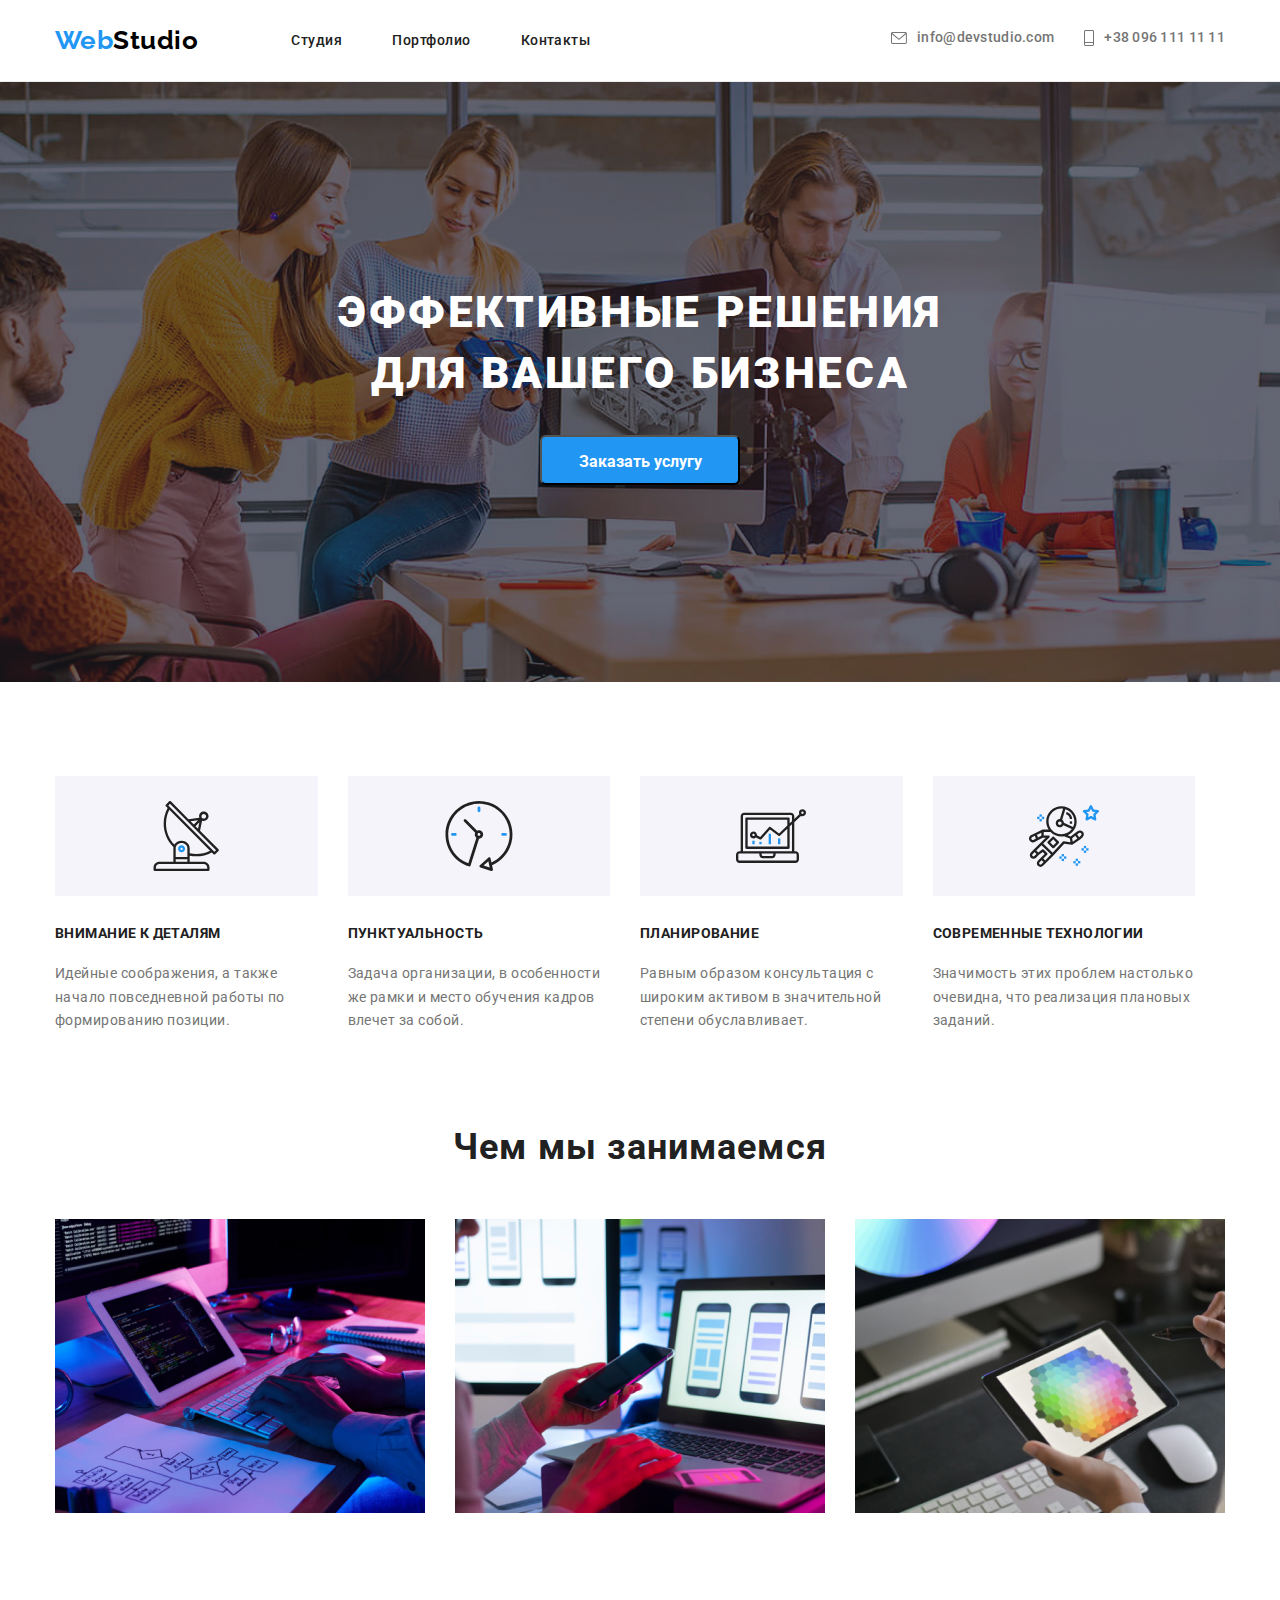
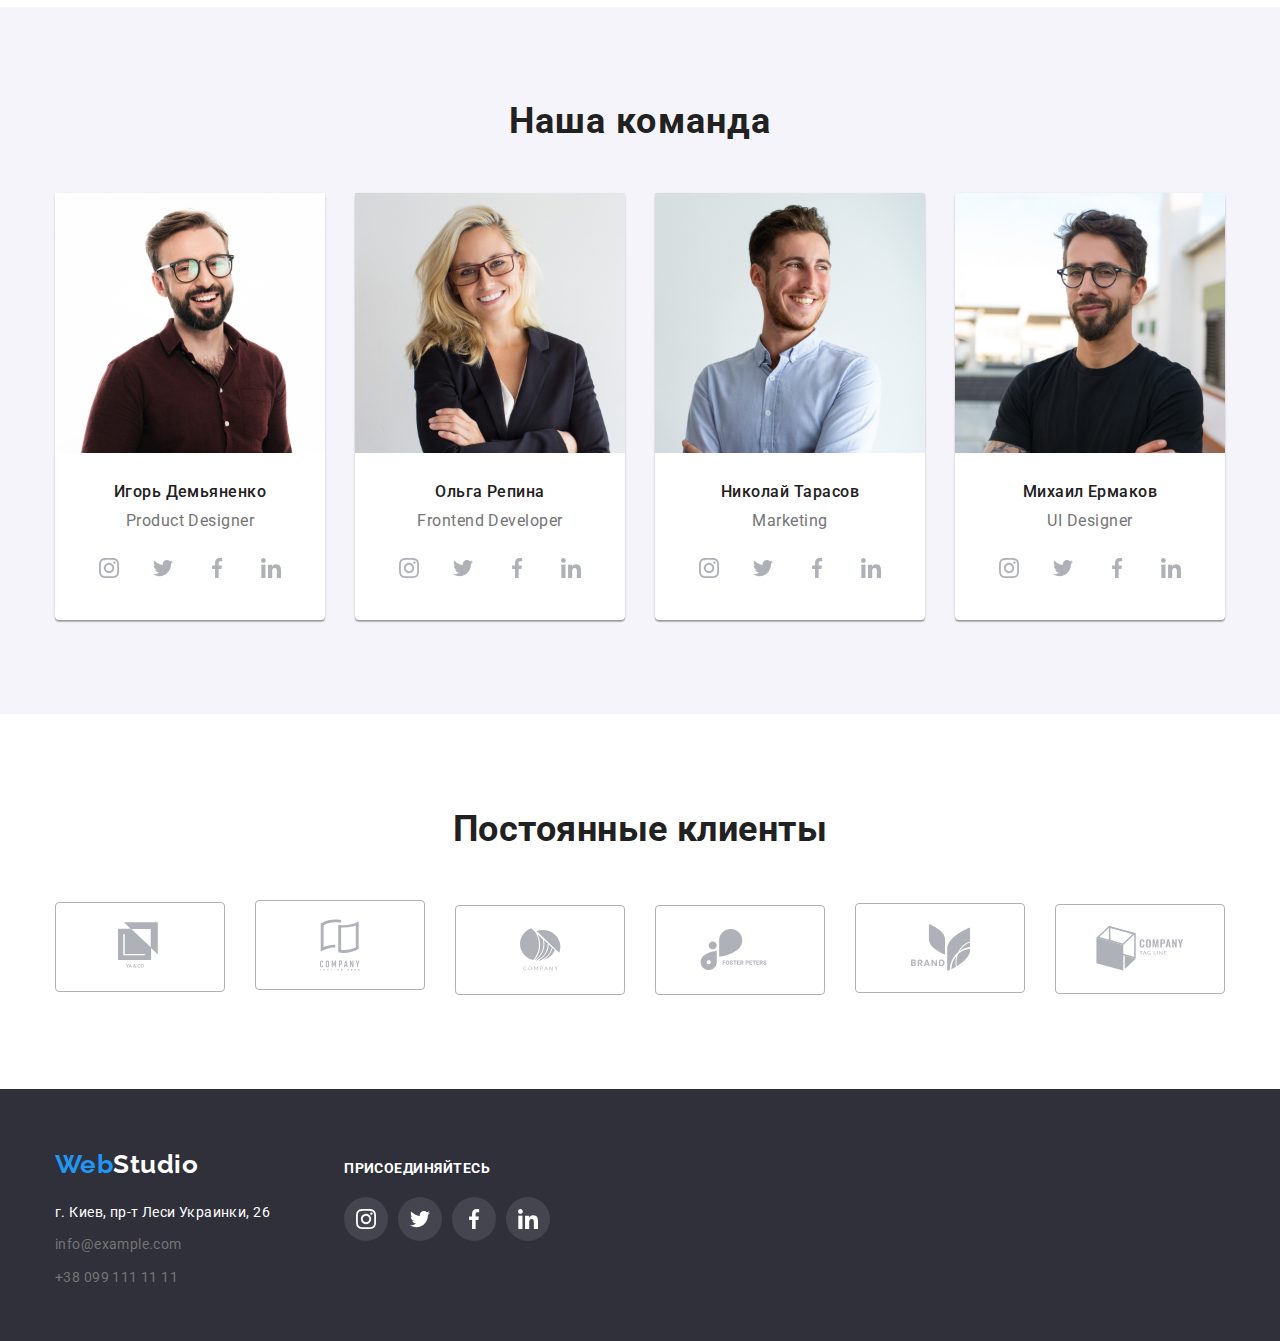
<file: index.html>
<!DOCTYPE html>
<html lang="ru">
  <head>
    <meta charset="UTF-8" />
    <title>Document</title>
    <link rel="preconnect" href="https://fonts.gstatic.com" />
    <link
      href="https://fonts.googleapis.com/css2?family=Raleway:wght@700&family=Roboto:wght@400;500;700;900&display=swap"
      rel="stylesheet"
    />
    <link
      rel="stylesheet"
      href="https://cdnjs.cloudflare.com/ajax/libs/modern-normalize/1.0.0/modern-normalize.min.css"
    />
    <link rel="stylesheet" href="./css/style.css" />
  </head>
  <body>
    <!--Шапка сайта-->

    <header>
      <div class="header-container">
        <nav class="container main-nav">
          <a href="./index.html" class="logoblack">
            <span class="blu">Web</span><span class="black">Studio</span>
          </a>
          <ul class="site-nav list">
            <li class="item">
              <a href="./index.html" class="link current">Студия</a>
            </li>
            <li class="item">
              <a href="./portfolio.html" class="link">Портфолио</a>
            </li>
            <li class="item"><a href="" class="link">Контакты</a></li>
          </ul>

          <ul class="auth-nav list">
            <li class="item">
              <a class="contact-links-header" href="mailto:info@devstudio.com">
                <svg class="mail-icon" width="16" height="12">
                  <use href="./img/symbol-defs.svg#icon-mail"></use>
                </svg>
                info@devstudio.com</a
              >
            </li>

            <li class="item">
              <a class="contact-links-header" href="tel:+380961111111">
                <svg class="tel-icon" width="10" height="16">
                  <use href="./img/symbol-defs.svg#icon-tel"></use>
                </svg>
                +38 096 111 11 11</a
              >
            </li>
          </ul>
        </nav>
      </div>
    </header>

    <!--Контент текущий-->
    <main>
      <!--Заголовок-->
      <section class="hero">
        <!-- <div class="container-one"> -->

        <div class="container-zero">
          <h1 class="hero-title">
            ЭФФЕКТИВНЫЕ РЕШЕНИЯ <br />
            ДЛЯ ВАШЕГО БИЗНЕСА
          </h1>
          <button type="button" class="button">Заказать услугу</button>
        </div>

        <!-- </div> -->
      </section>
      <!--Чем мы занимаемся-->
      <section class="section">
        <div class="container-one">
          <ul class="container-info">
            <li class="advantages-list">
              <div class="bg-features">
                <svg class="antenna" width="70" height="70">
                  <use href="./img/symbol-defs.svg#icon-antenna"></use>
                </svg>
              </div>
              <h3 class="advantages-title">Внимание к деталям</h3>
              <p class="advantages-description">
                Идейные соображения, а также начало повседневной работы по
                формированию позиции.
              </p>
            </li>
            <li class="advantages-list">
              <div class="bg-features">
                <svg class="antena" width="70" height="70">
                  <use href="./img/symbol-defs.svg#icon-clock"></use>
                </svg>
              </div>
              <h3 class="advantages-title">Пунктуальность</h3>
              <p class="advantages-description">
                Задача организации, в особенности же рамки и место обучения
                кадров влечет за собой.
              </p>
            </li>
            <li class="advantages-list">
              <div class="bg-features">
                <svg class="antena" width="70" height="70">
                  <use href="./img/symbol-defs.svg#icon-diagram"></use>
                </svg>
              </div>
              <h3 class="advantages-title">Планирование</h3>
              <p class="advantages-description">
                Равным образом консультация с широким активом в значительной
                степени обуславливает.
              </p>
            </li>
            <li class="advantages-list">
              <div class="bg-features">
                <svg class="antena" width="70" height="70">
                  <use href="./img/symbol-defs.svg#icon-astronaut"></use>
                </svg>
              </div>
              <h3 class="advantages-title">Современные технологии</h3>
              <p class="advantages-description">
                Значимость этих проблем настолько очевидна, что реализация
                плановых заданий.
              </p>
            </li>
          </ul>
          <!-- FOTO1 -->
          <div>
            <h2 class="team-title test">Чем мы занимаемся</h2>
            <ul class="about-us-list">
              <li class="about-us">
                <img src="./img/img.jpg" width="370" alt="Компютер" />
              </li>
              <li class="about-us">
                <img src="./img/img(22).jpg" width="370" alt="Телефон" />
              </li>
              <li class="about-us">
                <img src="./img/img(11).jpg" width="370" alt="Планшет" />
              </li>
            </ul>
          </div>
        </div>
      </section>
      <!--Наша Команда + FOTO2-->
      <section class="team">
        <div class="container-three">
          <h2 class="team-title">Наша команда</h2>

          <ul class="team-list">
            <li class="our-team-mbr">
              <img src="./img/img(4).jpg" alt="Игорь Демьяненко" width="270" />
              <div class="team-members-container">
                <h3 class="team-members">Игорь Демьяненко</h3>
                <p class="team-members-position">Product Designer</p>
                <!-- social links -->
                <ul class="social-list">
                  <li class="social-links">
                    <a class="social-bg" href="">
                      <svg width="20" height="20">
                        <use href="./img/symbol-defs.svg#icon-instagram"></use>
                      </svg>
                    </a>
                  </li>
                  <li class="social-links">
                    <a class="social-bg" href="">
                      <svg width="20" height="20">
                        <use href="./img/symbol-defs.svg#icon-twitter"></use>
                      </svg>
                    </a>
                  </li>
                  <li class="social-links">
                    <a class="social-bg" href="">
                      <svg width="20" height="20">
                        <use href="./img/symbol-defs.svg#icon-facebook"></use>
                      </svg>
                    </a>
                  </li>
                  <li class="social-links">
                    <a class="social-bg" href="">
                      <svg width="20" height="20">
                        <use href="./img/symbol-defs.svg#icon-linkedin"></use>
                      </svg>
                    </a>
                  </li>
                </ul>
              </div>
            </li>

            <li class="our-team-mbr">
              <img src="./img/img(1).jpg" alt="Ольга Репина" width="270" />
              <div class="team-members-container">
                <h3 class="team-members">Ольга Репина</h3>
                <p class="team-members-position">Frontend Developer</p>
                <ul class="social-list">
                  <li class="social-links">
                    <a class="social-bg" href="">
                      <svg width="20" height="20">
                        <use href="./img/symbol-defs.svg#icon-instagram"></use>
                      </svg>
                    </a>
                  </li>
                  <li class="social-links">
                    <a class="social-bg" href="">
                      <svg width="20" height="20">
                        <use href="./img/symbol-defs.svg#icon-twitter"></use>
                      </svg>
                    </a>
                  </li>
                  <li class="social-links">
                    <a class="social-bg" href="">
                      <svg width="20" height="20">
                        <use href="./img/symbol-defs.svg#icon-facebook"></use>
                      </svg>
                    </a>
                  </li>
                  <li class="social-links">
                    <a class="social-bg" href="">
                      <svg width="20" height="20">
                        <use href="./img/symbol-defs.svg#icon-linkedin"></use>
                      </svg>
                    </a>
                  </li>
                </ul>
              </div>
            </li>

            <li class="our-team-mbr">
              <img src="./img/img(2).jpg" alt="Николай Тарасов" width="270" />
              <div class="team-members-container">
                <h3 class="team-members">Николай Тарасов</h3>
                <p class="team-members-position">Marketing</p>
                <ul class="social-list">
                  <li class="social-links">
                    <a class="social-bg" href="">
                      <svg width="20" height="20">
                        <use href="./img/symbol-defs.svg#icon-instagram"></use>
                      </svg>
                    </a>
                  </li>
                  <li class="social-links">
                    <a class="social-bg" href="">
                      <svg width="20" height="20">
                        <use href="./img/symbol-defs.svg#icon-twitter"></use>
                      </svg>
                    </a>
                  </li>
                  <li class="social-links">
                    <a class="social-bg" href="">
                      <svg width="20" height="20">
                        <use href="./img/symbol-defs.svg#icon-facebook"></use>
                      </svg>
                    </a>
                  </li>
                  <li class="social-links">
                    <a class="social-bg" href="">
                      <svg width="20" height="20">
                        <use href="./img/symbol-defs.svg#icon-linkedin"></use>
                      </svg>
                    </a>
                  </li>
                </ul>
              </div>
            </li>

            <li class="our-team-mbr">
              <img src="./img/img(3).jpg" alt="Михаил Ермаков" width="270" />
              <div class="team-members-container">
                <h3 class="team-members">Михаил Ермаков</h3>
                <p class="team-members-position">UI Designer</p>
                <ul class="social-list">
                  <li class="social-links">
                    <a class="social-bg" href="">
                      <svg width="20" height="20">
                        <use href="./img/symbol-defs.svg#icon-instagram"></use>
                      </svg>
                    </a>
                  </li>
                  <li class="social-links">
                    <a class="social-bg" href="">
                      <svg width="20" height="20">
                        <use href="./img/symbol-defs.svg#icon-twitter"></use>
                      </svg>
                    </a>
                  </li>
                  <li class="social-links">
                    <a class="social-bg" href="">
                      <svg width="20" height="20">
                        <use href="./img/symbol-defs.svg#icon-facebook"></use>
                      </svg>
                    </a>
                  </li>
                  <li class="social-links">
                    <a class="social-bg" href="">
                      <svg width="20" height="20">
                        <use href="./img/symbol-defs.svg#icon-linkedin"></use>
                      </svg>
                    </a>
                  </li>
                </ul>
              </div>
            </li>
          </ul>
        </div>
      </section>
      <section class="our-clients">
        <div class="main-container">
          <h2 class="clients-title">Постоянные клиенты</h2>
          <ul class="footer-container">
            <li class="clients-logo">
              <a href="" class="logo-link">
                <svg class="clients-logo-svg" width="44" height="49">
                  <use href="./img/symbol-defs.svg#icon-logo-1"></use>
                </svg>
              </a>
            </li>
            <li class="clients-logo">
              <a href="" class="logo-link">
                <svg class="clients-logo-svg" width="40" height="52">
                  <use href="./img/symbol-defs.svg#icon-logo-2"></use>
                </svg>
              </a>
            </li>
            <li class="clients-logo">
              <a href="" class="logo-link">
                <svg class="clients-logo-svg" width="41" height="43">
                  <use href="./img/symbol-defs.svg#icon-logo"></use>
                </svg>
              </a>
            </li>
            <li class="clients-logo">
              <a href="" class="logo-link">
                <svg class="clients-logo-svg" width="80" height="42">
                  <use href="./img/symbol-defs.svg#icon-logo-4"></use>
                </svg>
              </a>
            </li>
            <li class="clients-logo">
              <a href="" class="logo-link">
                <svg class="clients-logo-svg" width="59" height="47">
                  <use href="./img/symbol-defs.svg#icon-logo-5"></use>
                </svg>
              </a>
            </li>
            <li class="clients-logo">
              <a href="" class="logo-link">
                <svg class="clients-logo-svg" width="88" height="45">
                  <use href="./img/symbol-defs.svg#icon-object"></use>
                </svg>
              </a>
            </li>
          </ul>
        </div>
      </section>
    </main>

    <!--Футер-->
    <footer class="container-two">
      <div class="footer-container">
        <div class="container">
          <a href="./index.html" class="logoblack">
            <span class="blu">Web</span><span class="white">Studio</span>
          </a>
          <address class="podwal">
            <ul class="addres">
              <li class="addres-link">
                <a href="#" class="link-white">
                  г. Киев, пр-т Леси Украинки, 26
                </a>
              </li>
              <li class="addres-link">
                <a href="mailto:info@example.com" class="link-grey-footer">
                  info@example.com
                </a>
              </li>
              <li class="addres-link">
                <a href="tel:+380991111111" class="link-grey-footer"
                  >+38 099 111 11 11</a
                >
              </li>
            </ul>
          </address>
        </div>
        <div class="footer-social-container">
          <h2 class="social-title-footer">присоединяйтесь</h2>

          <!-- LINKS FOOTER -->

          <ul class="footer-social-list">
            <li class="footer-social-item">
              <a href="" class="footer-social-link">
                <svg width="20" height="20">
                  <use href="./img/symbol-defs.svg#icon-instagram"></use>
                </svg>
              </a>
            </li>

            <li class="footer-social-item">
              <a href="" class="footer-social-link">
                <svg width="20" height="20">
                  <use href="./img/symbol-defs.svg#icon-twitter"></use>
                </svg>
              </a>
            </li>

            <li class="footer-social-item">
              <a href="" class="footer-social-link">
                <svg width="20" height="20">
                  <use href="./img/symbol-defs.svg#icon-facebook"></use>
                </svg>
              </a>
            </li>

            <li class="footer-social-item">
              <a href="" class="footer-social-link">
                <svg width="20" height="20">
                  <use href="./img/symbol-defs.svg#icon-linkedin"></use>
                </svg>
              </a>
            </li>
          </ul>
        </div>
      </div>
    </footer>
  </body>
</html>
</file>
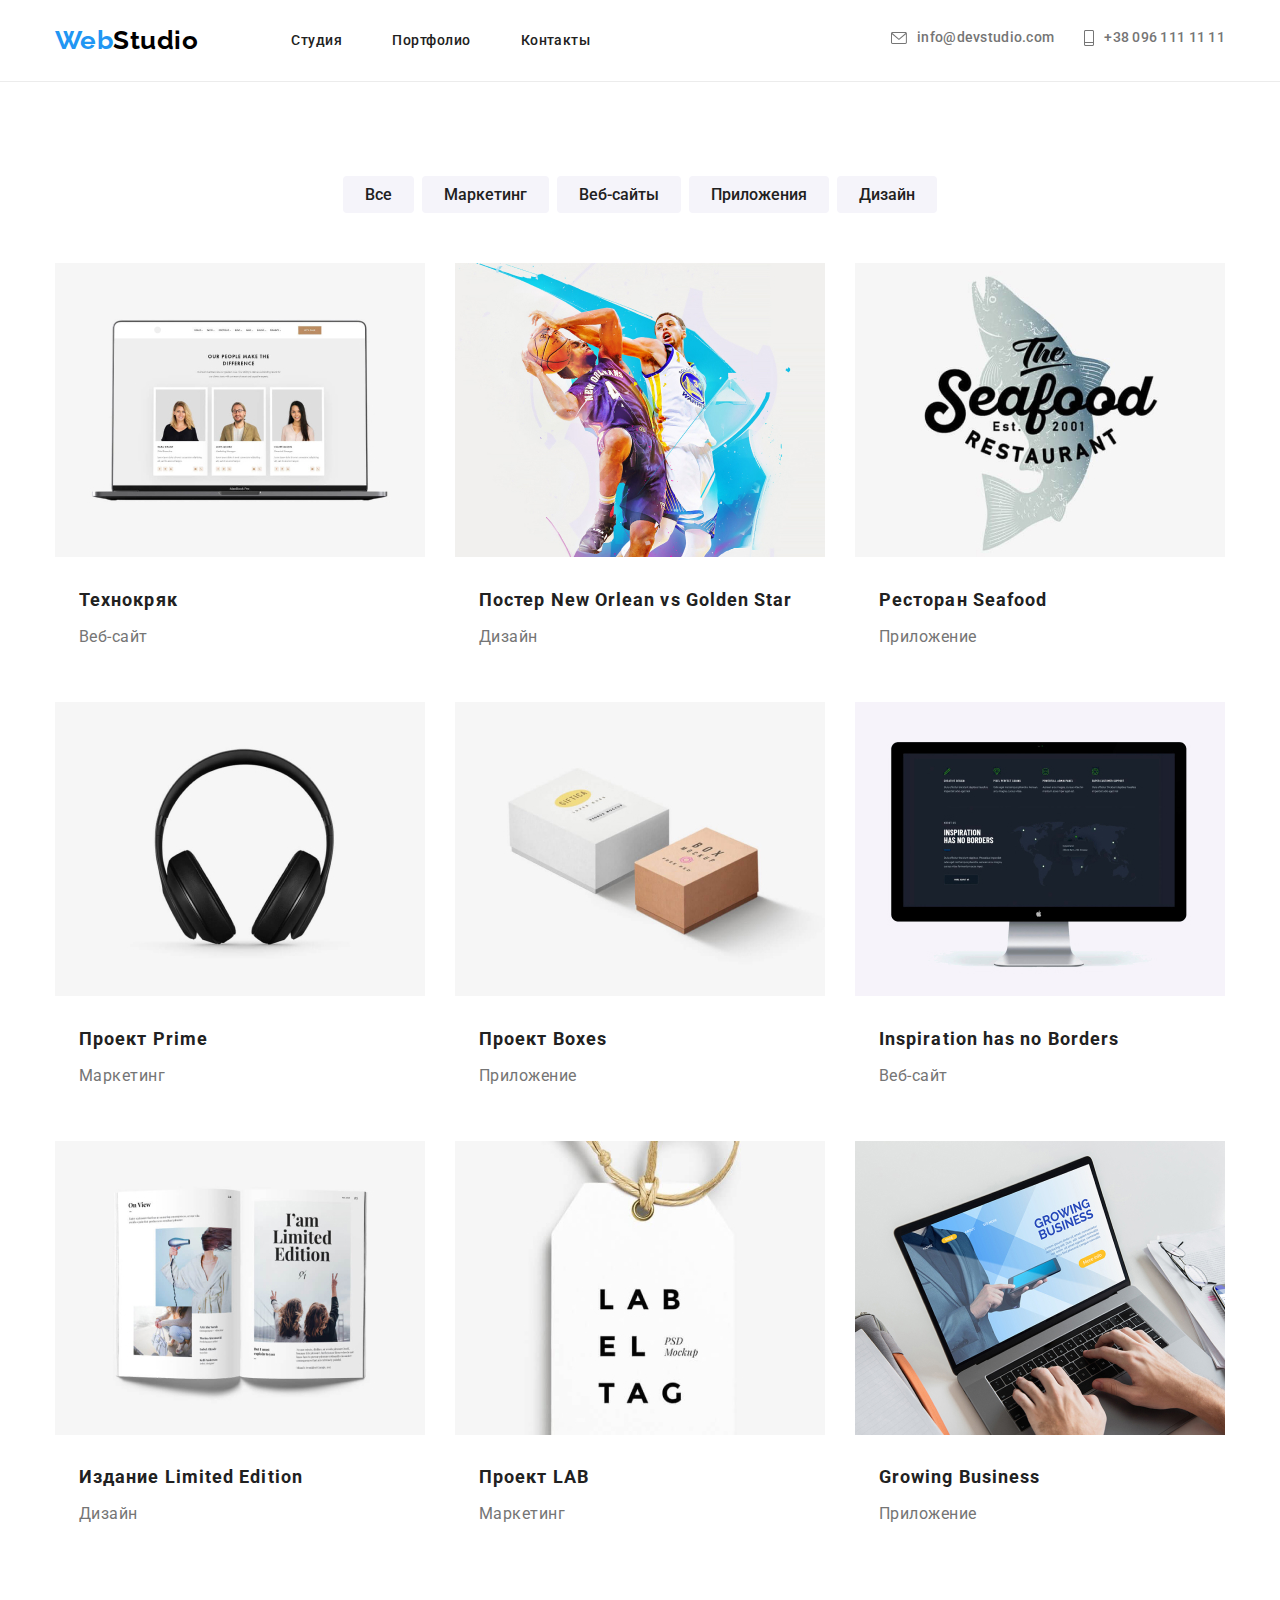
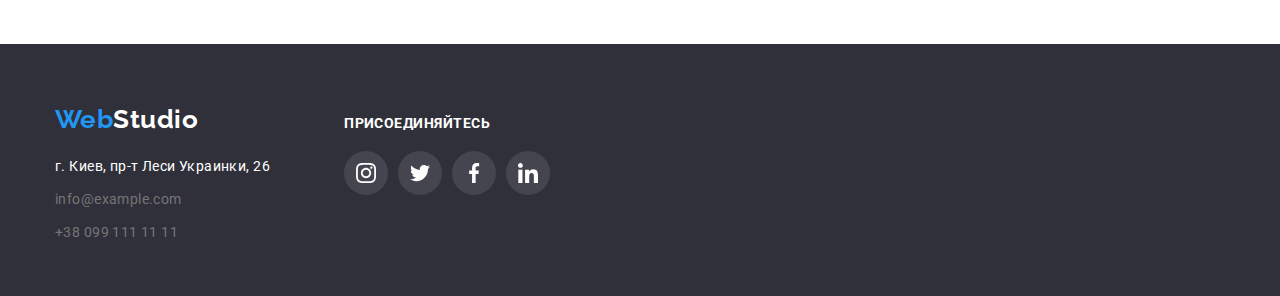
<file: portfolio.html>
<!DOCTYPE html>
<html lang="ru">
  <head>
    <meta charset="UTF-8" />
    <meta name="viewport" content="width=device-width, initial-scale=1.0" />
    <title>Portfolio</title>
    <link rel="preconnect" href="https://fonts.gstatic.com" />
    <link
      href="https://fonts.googleapis.com/css2?family=Raleway:wght@700&family=Roboto:wght@400;500;700;900&display=swap"
      rel="stylesheet"
    />
    <link
      rel="stylesheet"
      href="https://cdnjs.cloudflare.com/ajax/libs/modern-normalize/1.0.0/modern-normalize.min.css"
    />
    <link rel="stylesheet" href="./css/portfolio.css" />
  </head>
  <body>
    <header>
      <div class="header-container">
        <nav class="container main-nav">
          <a href="./index.html" class="logoblack">
            <span class="blu">Web</span><span class="black">Studio</span>
          </a>
          <ul class="site-nav list">
            <li class="item"><a href="./index.html" class="link">Студия</a></li>
            <li class="item">
              <a href="./portfolio.html" class="link current">Портфолио</a>
            </li>
            <li class="item"><a href="" class="link">Контакты</a></li>
          </ul>

          <ul class="auth-nav list">
            <li class="item">
              <a class="contact-links-header" href="mailto:info@devstudio.com">
                <svg class="mail-icon" width="16" height="12">
                  <use href="./img/symbol-defs.svg#icon-mail"></use>
                </svg>
                info@devstudio.com</a
              >
            </li>

            <li class="item">
              <a class="contact-links-header" href="tel:+380961111111">
                <svg class="tel-icon" width="10" height="16">
                  <use href="./img/symbol-defs.svg#icon-tel"></use>
                </svg>
                +38 096 111 11 11</a
              >
            </li>
          </ul>
        </nav>
      </div>
    </header>
    <main>
      <section class="filter">
        <div class="container-one">
          <ul class="main-filter">
            <li class="filter-item">
              <button type="button" class="mybtn">Все</button>
            </li>
            <li class="filter-item">
              <button type="button" class="mybtn">Маркетинг</button>
            </li>
            <li class="filter-item">
              <button type="button" class="mybtn">Веб-сайты</button>
            </li>
            <li class="filter-item">
              <button type="button" class="mybtn">Приложения</button>
            </li>
            <li class="filter-item">
              <button type="button" class="mybtn">Дизайн</button>
            </li>
          </ul>

          <ul class="project-images">
            <li class="project-images-item">
              <img
                src="./img/img(00).jpg"
                width="370"
                height="294"
                alt="Технокряк"
              />
              <div class="project-container">
                <h2 class="project-img-title">Технокряк</h2>
                <p class="project-img-txt">Веб-сайт</p>
              </div>
            </li>
            <li class="project-images-item">
              <img
                src="./img/img(111).jpg"
                width="370"
                alt="Постер New Orlean vs Golden Star"
              />
              <div class="project-container">
                <h2 class="project-img-title">
                  Постер New Orlean vs Golden Star
                </h2>
                <p class="project-img-txt">Дизайн</p>
              </div>
            </li>
            <li class="project-images-item">
              <img
                src="./img/img(222).jpg"
                width="370"
                alt="Ресторан Seafood"
              />
              <div class="project-container">
                <h2 class="project-img-title">Ресторан Seafood</h2>
                <p class="project-img-txt">Приложение</p>
              </div>
            </li>
            <li class="project-images-item">
              <img src="./img/img(33).jpg" width="370" alt="Проект Prime" />
              <div class="project-container">
                <h2 class="project-img-title">Проект Prime</h2>
                <p class="project-img-txt">Маркетинг</p>
              </div>
            </li>
            <li class="project-images-item">
              <img src="./img/img(44).jpg" width="370" alt="Проект Boxes" />
              <div class="project-container">
                <h2 class="project-img-title">Проект Boxes</h2>
                <p class="project-img-txt">Приложение</p>
              </div>
            </li>
            <li class="project-images-item">
              <img
                src="./img/img(55).jpg"
                width="370"
                alt="Inspiration has no Borders"
              />
              <div class="project-container">
                <h2 class="project-img-title">Inspiration has no Borders</h2>
                <p class="project-img-txt">Веб-сайт</p>
              </div>
            </li>
            <li class="project-images-item">
              <img
                src="./img/img(66).jpg"
                width="370"
                alt="Издание Limited Edition"
              />
              <div class="project-container">
                <h2 class="project-img-title">Издание Limited Edition</h2>
                <p class="project-img-txt">Дизайн</p>
              </div>
            </li>
            <li class="project-images-item">
              <img src="./img/img(77).jpg" width="370" alt="Проект LAB" />
              <div class="project-container">
                <h2 class="project-img-title">Проект LAB</h2>
                <p class="project-img-txt">Маркетинг</p>
              </div>
            </li>
            <li class="project-images-item">
              <img src="./img/img(88).jpg" width="370" alt="Growing Business" />
              <div class="project-container">
                <h2 class="project-img-title">Growing Business</h2>
                <p class="project-img-txt">Приложение</p>
              </div>
            </li>
          </ul>
        </div>
      </section>
    </main>
    <!--Футер-->
    <footer class="container-two">
      <div class="footer-container">
        <div class="container-footer">
          <a href="./index.html" class="logoblack">
            <span class="blu">Web</span><span class="white">Studio</span>
          </a>
          <address class="podwal">
            <ul class="addres">
              <li class="addres-link">
                <a href="#" class="link-white">
                  г. Киев, пр-т Леси Украинки, 26
                </a>
              </li>
              <li class="addres-link">
                <a href="mailto:info@example.com" class="link-grey-footer">
                  info@example.com
                </a>
              </li>
              <li class="addres-link">
                <a href="tel:+380991111111" class="link-grey-footer"
                  >+38 099 111 11 11</a
                >
              </li>
            </ul>
          </address>
        </div>
        <div class="footer-social-container">
          <h2 class="social-title-footer">присоединяйтесь</h2>

          <!-- LINKS FOOTER -->

          <ul class="footer-social-list">
            <li class="footer-social-item">
              <a href="" class="footer-social-link">
                <svg width="20" height="20">
                  <use href="./img/symbol-defs.svg#icon-instagram"></use>
                </svg>
              </a>
            </li>

            <li class="footer-social-item">
              <a href="" class="footer-social-link">
                <svg width="20" height="20">
                  <use href="./img/symbol-defs.svg#icon-twitter"></use>
                </svg>
              </a>
            </li>

            <li class="footer-social-item">
              <a href="" class="footer-social-link">
                <svg width="20" height="20">
                  <use href="./img/symbol-defs.svg#icon-facebook"></use>
                </svg>
              </a>
            </li>

            <li class="footer-social-item">
              <a href="" class="footer-social-link">
                <svg width="20" height="20">
                  <use href="./img/symbol-defs.svg#icon-linkedin"></use>
                </svg>
              </a>
            </li>
          </ul>
        </div>
      </div>
    </footer>
  </body>
</html>
</file>
<file: css/style.css>
:root {
  --primary-text-color: #212121;
  --title-text-color: #757575;
  --accent-color: #2196f3;
}

header {
  background: #ffffff;
  border-bottom: 1px solid rgba(236, 236, 236, 1);
}

.footer-container {
  display: flex;
  align-items: baseline;
}

.header-container,
.footer-container {
  width: 1200px;
  padding-left: 15px;
  padding-right: 15px;
  margin-left: auto;
  margin-right: auto;
}

.logoblack {
  font-family: Raleway, sans-serif;
  font-style: normal;
  font-weight: 700;
  font-size: 26px;
  line-height: 1.2;
}

.blu {
  color: #2196f3;
}

.black {
  color: #000000;
}

.white {
  color: #ffffff;
}

ul {
  list-style: none;
}

.site-nav {
  margin-left: 93px;
  display: flex;
}

.auth-nav {
  display: flex;
  margin-left: auto;
}

.auth-nav .item + .item {
  margin-left: 30px;
}

.site-nav .item:not(:last-child) {
  margin-right: 50px;
}

/* LINKS */

.contact-links-header {
  color: rgb(117, 117, 117);
  font-size: 14px;
  font-weight: 500;
  line-height: 1.14;
  letter-spacing: 0.02em;

  display: inline-flex;
  align-items: center;
}

.contact-links-header:hover,
.contact-links-footer:hover,
.contact-links-header:focus,
.contact-links-footer:focus {
  color: var(--accent-color);
}

/* .tel-icon:hover,
.tel-icon:focus,
.mail-icon:hover,
.mail-icon:focus {
  fill: var(--accent-color);
} */

.tel-icon,
.mail-icon {
  fill: currentColor;
  margin-right: 10px;
}

.bg-features {
  height: 120px;
  background-color: rgb(245, 244, 250);
  display: flex;
  justify-content: center;
  align-items: center;
}

.social-list {
  display: flex;
  align-items: center;
  justify-content: space-between;
  padding: 0;
}

.social-bg {
  width: 44px;
  height: 44px;
  display: flex;
  align-items: center;
  justify-content: center;
  fill: rgba(175, 177, 184, 1);
}

.social-bg:hover,
.social-bg:focus {
  width: 44px;
  height: 44px;
  border-radius: 50%;
  background-color: var(--accent-color);
  fill: #ffffff;
}

.team-members-container {
  padding-top: 30px;
  padding-right: 32px;
  padding-bottom: 30px;
  padding-left: 32px;
}

/* .list {
  margin: 0;
  padding: 0;
  display: flex;
} */

/* backgraund w BODY? */

body {
  color: rgb(117, 117, 117);
  font-family: Roboto, sans-serif;
  letter-spacing: 0.03em;
}

/* site-nav  */

.site-nav a {
  color: var(--primary-text-color);
}

.site-nav .link {
  display: block;
  padding-top: 32px;
  padding-bottom: 32px;
  font-weight: 500;
  font-size: 14px;
  line-height: 1.2;
}

.link:focus {
  color: black;
}

.site-nav .link:hover,
.site-nav .link:focus {
  color: var(--accent-color);
}

/* .section {
  padding-top: 94px;
} */

.section-title {
  color: var(--primary-text-color);
}

h1 {
  color: #ffffff;
  letter-spacing: 0.06em;
  font-weight: 900;
  font-size: 44px;
  line-height: 1.4;
  text-align: center;
}

h2 {
  color: var(--primary-text-color);
}

h3 {
  color: var(--primary-text-color);
}

h1,
h2,
h3,
h4,
h5,
h6,
p,
ul,
button {
  margin-top: 0;
  margin-bottom: 0;
  padding: 0;
}

/* Button */
.button {
  margin-bottom: 200px;
  margin-top: 30px;
  height: 50px;
  min-width: 200px;
  padding: 10px 32px;
  border-radius: 6px;
  color: #ffffff;
  background-color: var(--accent-color);
  font-weight: bold;
  font-size: 16px;
  line-height: 1.9;
  text-align: center;
  box-shadow: 0px 4px 4px rgba(0, 0, 0, 0.15);
}

.team {
  background: #f5f4fa;
}

/* ЗАГОЛОВОК */

.hero-title {
  padding-top: 200px;
  text-align: center;
  margin: auto;
}

.container-info {
  display: flex;
}

.main-nav {
  display: flex;
  align-items: center;
}

.hero {
  background-image: linear-gradient(
      to right,
      rgba(47, 48, 58, 0.4),
      rgba(47, 48, 58, 0.4)
    ),
    url(../img/background.jpg);

  max-width: 1600px;
  height: 600px;
  margin-left: auto;
  margin-right: auto;
  background-color: rgb(47, 48, 58);

  background-repeat: no-repeat;
  background-size: cover;
  background-position: center;
}

.container-zero {
  padding: 0 15px;
  margin: auto;
  width: 1200px;
  text-align: center;
}

.container-one {
  padding: 0 15px;
  margin: auto;
  width: 1200px;

  padding-top: 94px;
}

.container-two {
  background: #2f303a;

  height: 252px;
  padding: 60px 15px;
  margin-left: auto;
  margin-right: auto;
}

.container-three {
  padding: 0 15px;
  margin: auto;
  width: 1200px;
  text-align: center;
  padding-top: 94px;
  padding-bottom: 94px;
}

.team-list {
  display: flex;
  flex-wrap: wrap;
  margin-top: 50px;
  margin-right: -30px;
}

.team-list .our-team-mbr {
  width: calc((100% - 90px) / 4);
  margin-left: 30px;
}

.our-team-mbr:first-child {
  margin-left: 0;
}

.our-team-mbr {
  background-color: rgb(255, 255, 255);
  flex-basis: calc(100% / 4 - 30px);

  border-radius: 4px;
  box-shadow: 00px 1px 3px rgba(0, 0, 0, 0.12), 0px 1px 1px rgba(0, 0, 0, 0.14),
    0px 2px 1px rgba(0, 0, 0, 0.2);
}

.team-members {
  background: #ffffff;
  font-weight: 500;
  font-size: 16px;
  line-height: 1.18;
  letter-spacing: 0.03em;

  padding-bottom: 10px;
  text-align: center;
}

.team-members-position {
  background: #ffffff;
  font-weight: 400;
  font-size: 16px;
  line-height: 1.18;
  letter-spacing: 0.03em;

  text-align: center;
  padding-bottom: 16px;
}

.our-clients {
  padding-top: 94px;
  padding-bottom: 94px;
}

.clients-logo {
  flex-basis: calc(100% / 6 - 30px);
}

.logo-link {
  display: flex;
  justify-content: center;
  align-items: center;
  width: 170px;
  height: 90px;
  border: 1px solid;
  border-radius: 4px;
  border-color: rgba(175, 177, 184, 1);
  margin-right: 30px;
  fill: rgba(175, 177, 184, 1);
}

.logo-link:hover,
.logo-link:focus {
  fill: var(--accent-color);
  border-color: var(--accent-color);
}

.clients-title {
  font-size: 36px;
  font-weight: 700;
  line-height: 1.17;
  text-align: center;
  color: rgb(33, 33, 33);
  margin-bottom: 50px;
}

img {
  max-width: 100%;
  height: auto;
  display: block;
}

a {
  text-decoration: none;
}

.team-title {
  text-align: center;
  font-weight: 700;
  font-size: 36px;
  line-height: 1.16;
  letter-spacing: 0.03em;
  margin-bottom: 50px;
}

.test {
  padding-top: 94px;
}

.team-section {
  padding-top: 94px;
  padding-bottom: 94px;
}

.podwal {
  font-family: Roboto, sans-serif;
  font-style: normal;
  font-weight: normal;
  margin-top: 20px;
}

.location {
  color: #ffffff;
}

.current:visited {
  color: var(--accent-color);
}

/* a:-webkit-any-link {
    color: tomato; */

/* .test {
  display: flex;
} */

.advantages-list {
  margin-right: 30px;
  flex-basis: calc(100% / 4 - 30px);
}

.advantages .advantages-list + .advantages-list {
  margin-left: 30px;
}

.advantages-title {
  color: var(--primary-text-color);
  font-weight: 700;
  font-size: 14px;
  line-height: 1.14;
  letter-spacing: 0.03em;
  text-transform: uppercase;
  padding-top: 30px;
  padding-bottom: 10px;
}

.advantages-description {
  font-size: 14px;
  line-height: 1.7;
  margin-top: 10px;
  text-align: left;
}

.about-us-list {
  display: flex;
  margin-bottom: 94px;
}

.about-us-list .about-us {
  flex-basis: calc((100% - 60px) / 3);
  margin-left: 30px;
}

.about-us:first-child {
  margin-left: 0;
}

.link-white {
  color: #ffffff;
  font-weight: 400;
  font-size: 14px;
  line-height: 1.7;
  letter-spacing: 0.03em;
}

.link-grey-footer {
  color: var(--grey-text-op60);
  font-weight: 400;
  font-size: 14px;
  line-height: 1.7;
  letter-spacing: 0.03em;
}

.link-grey-footer:hover,
.link-grey-footer:focus,
.link-white:hover,
.link-white:focus {
  color: var(--accent-color);
}

.addres .addres-link + .addres-link {
  padding-top: 9px;
}

.social-title-footer {
  font-size: 14px;
  font-weight: 700;
  line-height: 1.17;
  text-transform: uppercase;
  color: #ffffff;
}

.footer-social-list {
  display: flex;
  align-items: center;
  margin-top: 20px;
}

.footer-social-container {
  margin-left: 74px;
}

.footer-social-item:not(:last-child) {
  margin-right: 10px;
}

.footer-social-link {
  fill: #ffffff;
  background-color: rgba(255, 255, 255, 0.1);
  width: 44px;
  height: 44px;
  border-radius: 50%;
  display: flex;
  align-items: center;
  justify-content: center;
}

.footer-social-link:hover,
.footer-social-link:focus {
  background-color: var(--accent-color);
}
</file>
<file: css/portfolio.css>
:root {
  --primary-text-color: #757575;
  --title-tex-color: #212121;
  --accent-color: #2196f3;
}

header {
  background: #ffffff;
  border-bottom: 1px solid rgba(236, 236, 236, 1);
}

.container-footer {
  margin-right: 74px;
}

.main-nav {
  display: flex;
  align-items: center;
}

.site-nav {
  margin-left: 93px;
  display: flex;
}

.site-nav .item:not(:last-child) {
  margin-right: 50px;
}

.auth-nav {
  display: flex;
  margin-left: auto;
}

.auth-nav .item + .item {
  margin-left: 30px;
}

.logoblack {
  font-family: Raleway, sans-serif;
  font-style: normal;
  font-weight: 700;
  font-size: 26px;
  line-height: 1.2;
}

.blu {
  color: #2196f3;
}

.black {
  color: #000000;
}

.white {
  color: #ffffff;
}

/* site-nav  */
.site-nav a {
  color: var(--title-tex-color);
}

.site-nav .link {
  font-weight: 500;
  font-size: 14px;
  line-height: 1.2;
}

.link:focus {
  color: black;
}

.current:visited {
  color: var(--accent-color);
}

.site-nav .link:hover,
.site-nav .link:focus {
  color: var(--accent-color);
}

.site-nav .link {
  display: block;
  padding-top: 32px;
  padding-bottom: 32px;
  font-weight: 500;
  font-size: 14px;
  line-height: 1.2;
}

.contact-links-header {
  color: rgb(117, 117, 117);
  font-size: 14px;
  font-weight: 500;
  line-height: 1.14;
  letter-spacing: 0.02em;

  display: inline-flex;
  align-items: center;
}

.tel-icon,
.mail-icon {
  fill: currentColor;
  margin-right: 10px;
}

.contact-links-header:hover,
.contact-links-footer:hover,
.contact-links-header:focus,
.contact-links-footer:focus {
  color: var(--accent-color);
}

ul {
  list-style: none;
}

body {
  font-family: Roboto, sans-serif;
  letter-spacing: 0.03em;
}

/* HERO */

/* BUTTON */

button {
  border: none;
}

.mybtn {
  font-size: 16px;
  font-weight: 500;
  line-height: 1.6;
  color: var(--title-tex-color);
  background-color: #f5f4fa;
  border-radius: 4px;
  padding-top: 6px;
  padding-right: 22px;
  padding-bottom: 6px;
  padding-left: 22px;
  outline: none;
}

/* .mybtn {
  background: #f5f4fa;
} */

.mybtn:hover {
  color: #ffffff;
  background: var(--accent-color);
  box-shadow: 0px 3px 1px rgba(0, 0, 0, 0.1), 0px 1px 2px rgba(0, 0, 0, 0.08),
    0px 2px 2px rgba(0, 0, 0, 0.12);
}

.mybtn:focus {
  color: #ffffff;
  background: var(--accent-color);
  box-shadow: 0px 3px 1px rgba(0, 0, 0, 0.1), 0px 1px 2px rgba(0, 0, 0, 0.08),
    0px 2px 2px rgba(0, 0, 0, 0.12);
}

.main-filter {
  display: flex;
  justify-content: center;
  align-items: center;
  margin-bottom: 50px;
}

.main-filter .filter-item + .filter-item {
  margin-left: 8px;
}

.project-img-title {
  font-size: 18px;
  font-weight: 700;
  line-height: 2;
  letter-spacing: 0.06em;
  color: var(--title-tex-color);
}

.project-img-txt {
  font-size: 16px;
  line-height: 1.9;
  margin-top: 4px;
}

.project-images {
  display: flex;
  flex-wrap: wrap;
  margin-right: -30px;
  margin-top: -30px;
}

.project-container {
  display: block;
  padding-top: 20px;
  padding-right: 24px;
  padding-bottom: 20px;
  padding-left: 24px;
}

.project-images-item {
  margin-right: 30px;
  margin-top: 30px;
  flex-basis: calc(100% / 3 - 30px);
}

.project-images-item:focus,
.project-images-item:hover {
  box-shadow: 0px 1px 1px rgba(0, 0, 0, 0.12), 0px 4px 4px rgba(0, 0, 0, 0.06),
    1px 4px 6px rgba(0, 0, 0, 0.16);
}

.container-one {
  width: 1200px;
  padding-left: 15px;
  padding-right: 15px;
  padding-top: 94px;
  padding-bottom: 94px;
  margin-left: auto;
  margin-right: auto;
}

/* FOOTER */
footer {
  background: #2f303a;
}

.footer-container {
  display: flex;
  align-items: baseline;
}

.header-container,
.footer-container {
  width: 1200px;
  padding-left: 15px;
  padding-right: 15px;
  margin-left: auto;
  margin-right: auto;
}

.social-title-footer {
  font-size: 14px;
  font-weight: 700;
  line-height: 1.17;
  text-transform: uppercase;
  color: #ffffff;
}

.footer-social-list {
  display: flex;
  align-items: center;
  margin-top: 20px;
}

.footer-social-item:not(:last-child) {
  margin-right: 10px;
}

.footer-social-link {
  fill: #ffffff;
  background-color: rgba(255, 255, 255, 0.1);
  width: 44px;
  height: 44px;
  border-radius: 50%;
  display: flex;
  align-items: center;
  justify-content: center;
}

.footer-social-link:hover,
.footer-social-link:focus {
  background-color: var(--accent-color);
}

h3 {
  color: var(--title-tex-color);
  letter-spacing: 0.06em;
}

h1,
h2,
h3,
h4,
h5,
h6,
p,
ul,
button {
  margin-top: 0;
  margin-bottom: 0;
  padding: 0;
}

p {
  color: var(--primary-text-color);
}

a {
  text-decoration: none;
  color: #757575;
}

.podwal {
  font-family: Roboto, sans-serif;
  font-style: normal;
  font-weight: normal;
  margin-top: 20px;
}

.location {
  color: #ffffff;
}

.container-two {
  background: #2f303a;

  height: 252px;
  padding: 60px 15px;
  margin-left: auto;
  margin-right: auto;
}

.link-white {
  color: #ffffff;
  font-weight: 400;
  font-size: 14px;
  line-height: 1.7;
  letter-spacing: 0.03em;
}

.link-grey-footer {
  color: var(--primary-text-color);
  font-weight: 400;
  font-size: 14px;
  line-height: 1.7;
  letter-spacing: 0.03em;
}

.link-grey-footer:hover,
.link-grey-footer:focus,
.link-white:hover,
.link-white:focus {
  color: var(--accent-color);
}

.addres .addres-link + .addres-link {
  padding-top: 9px;
}
</file>
